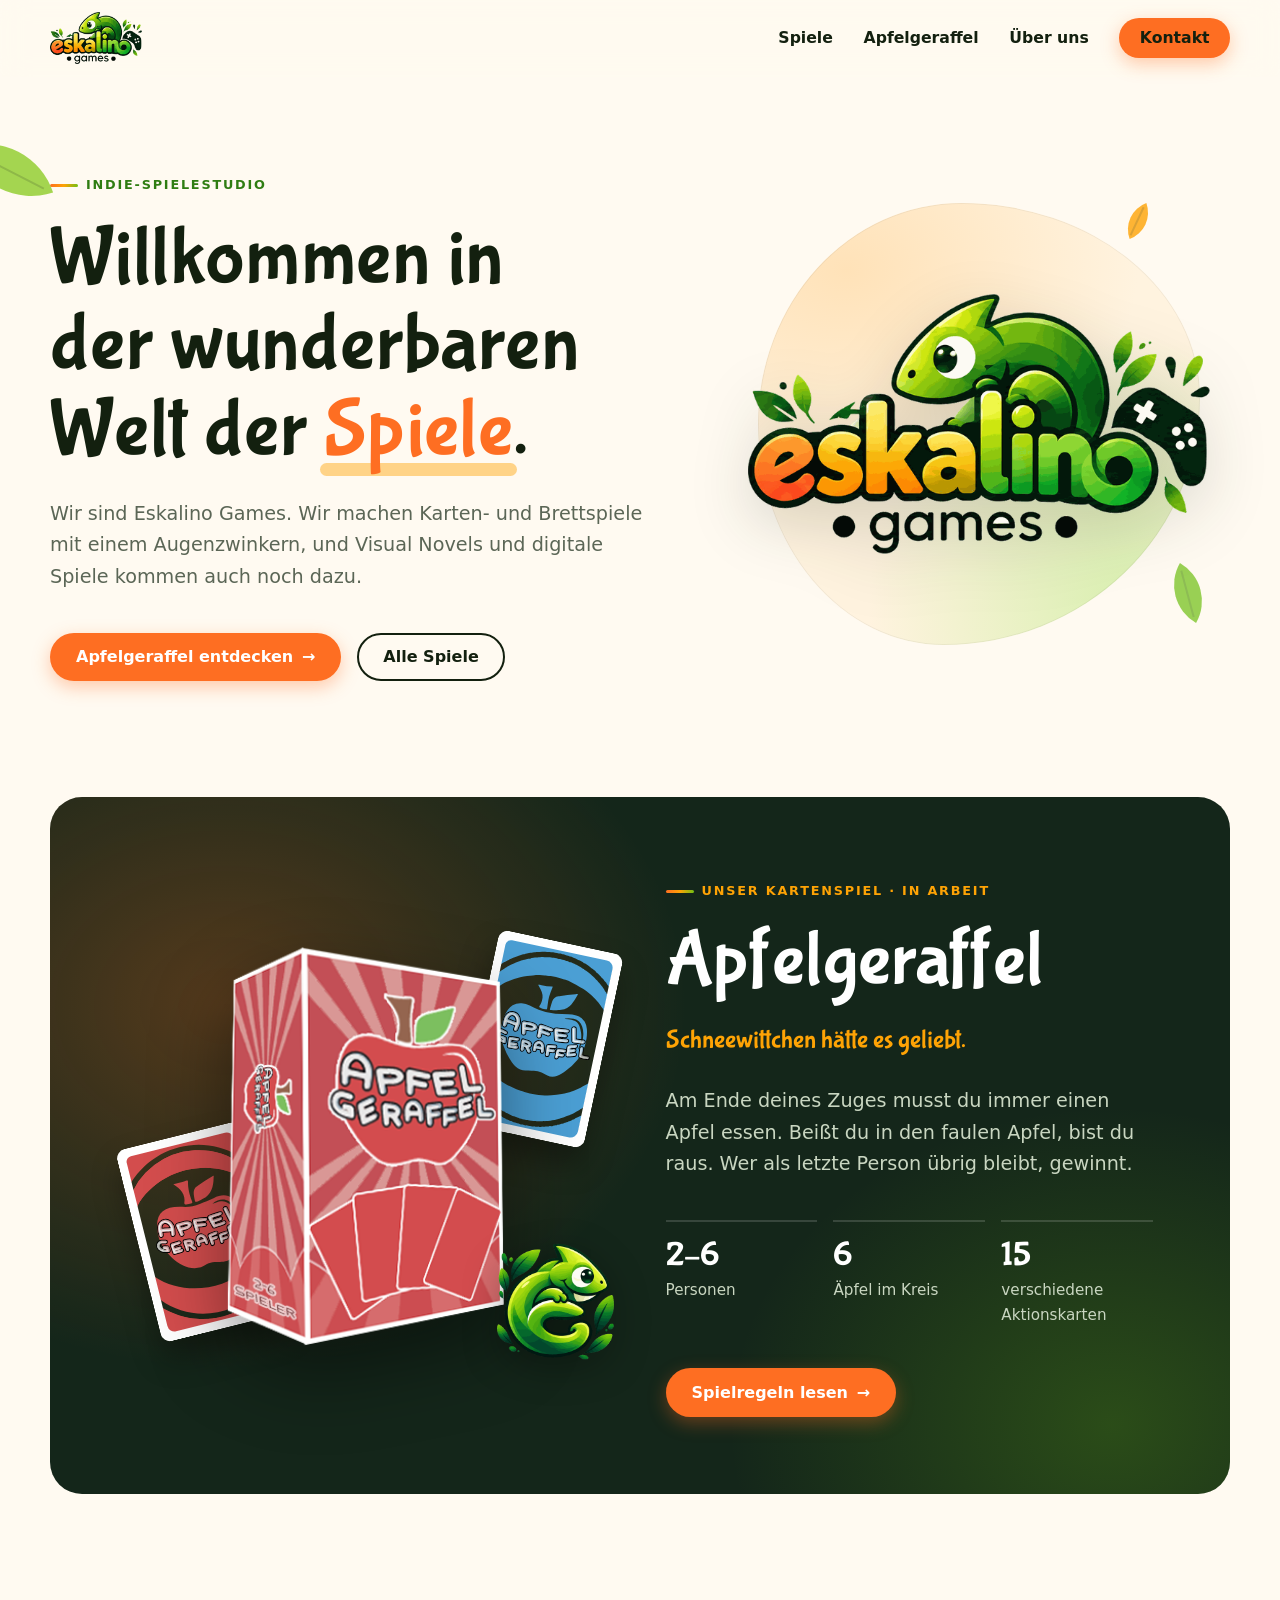
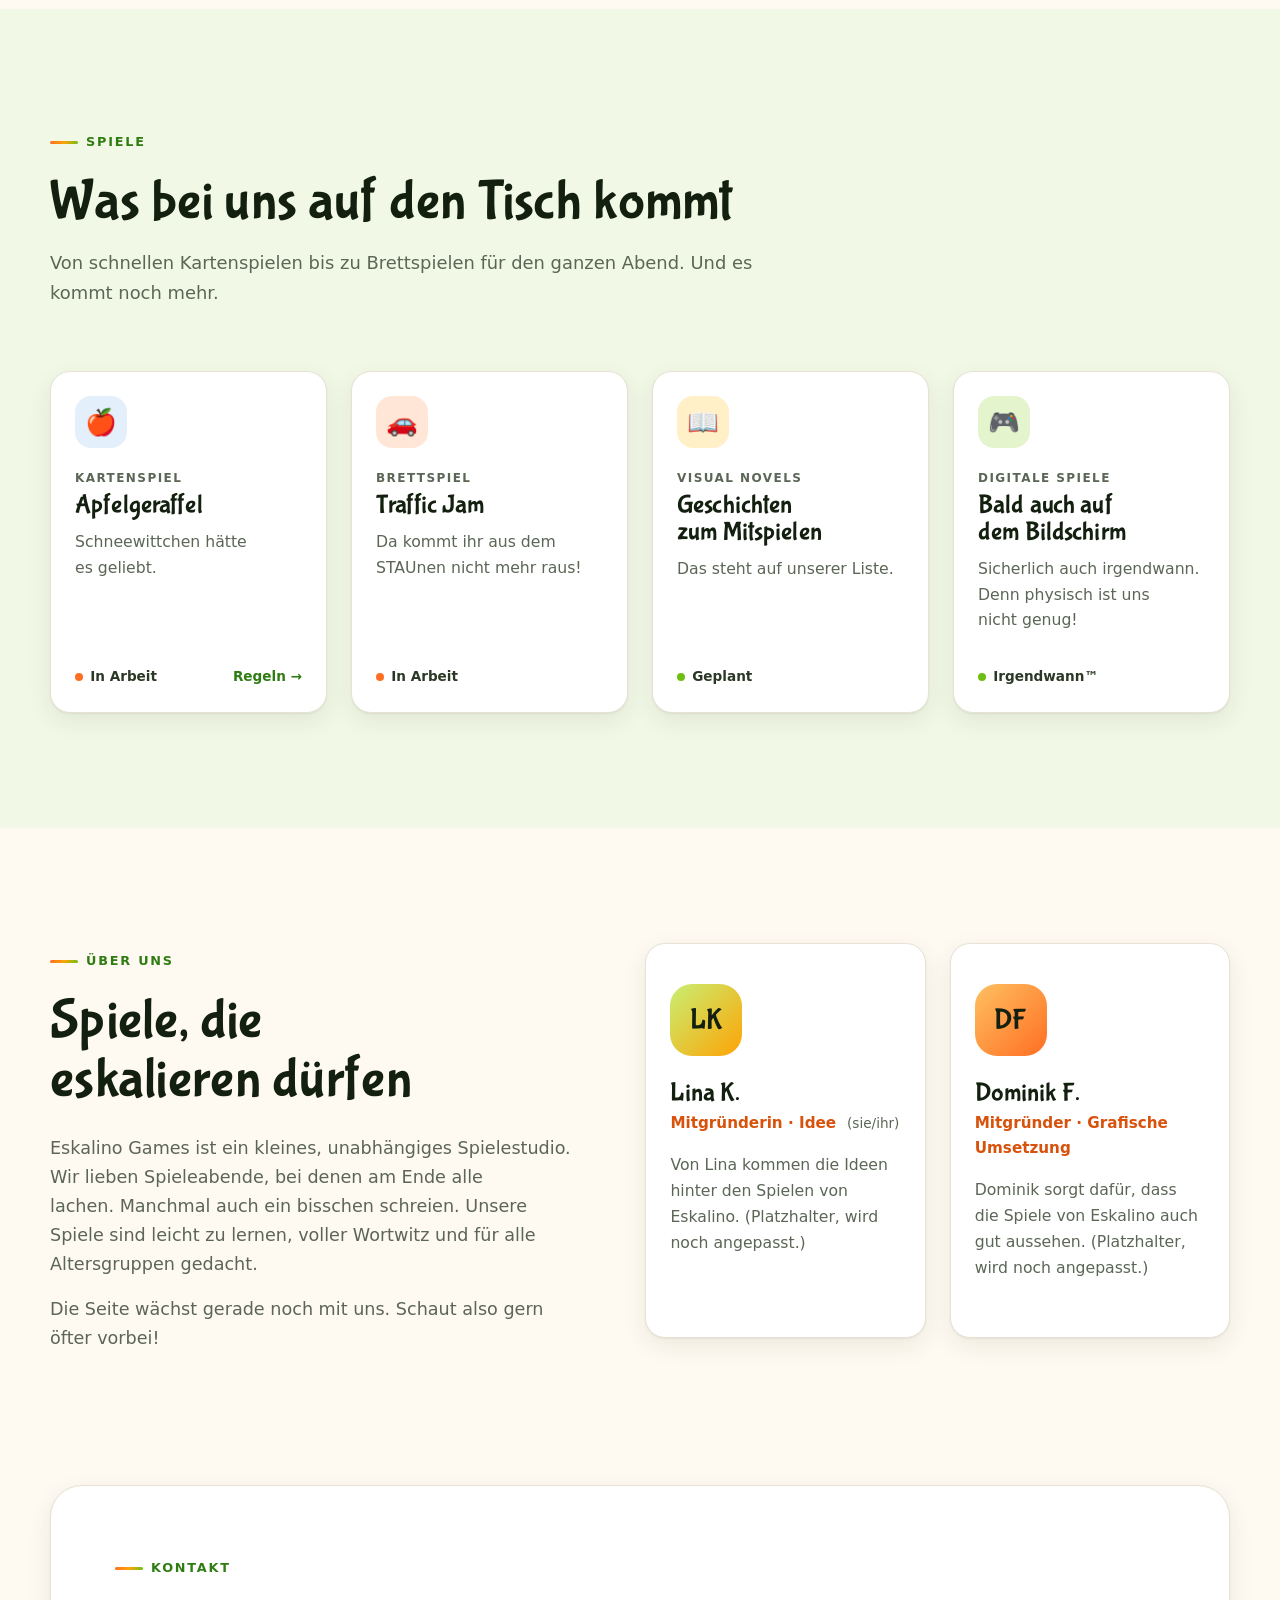
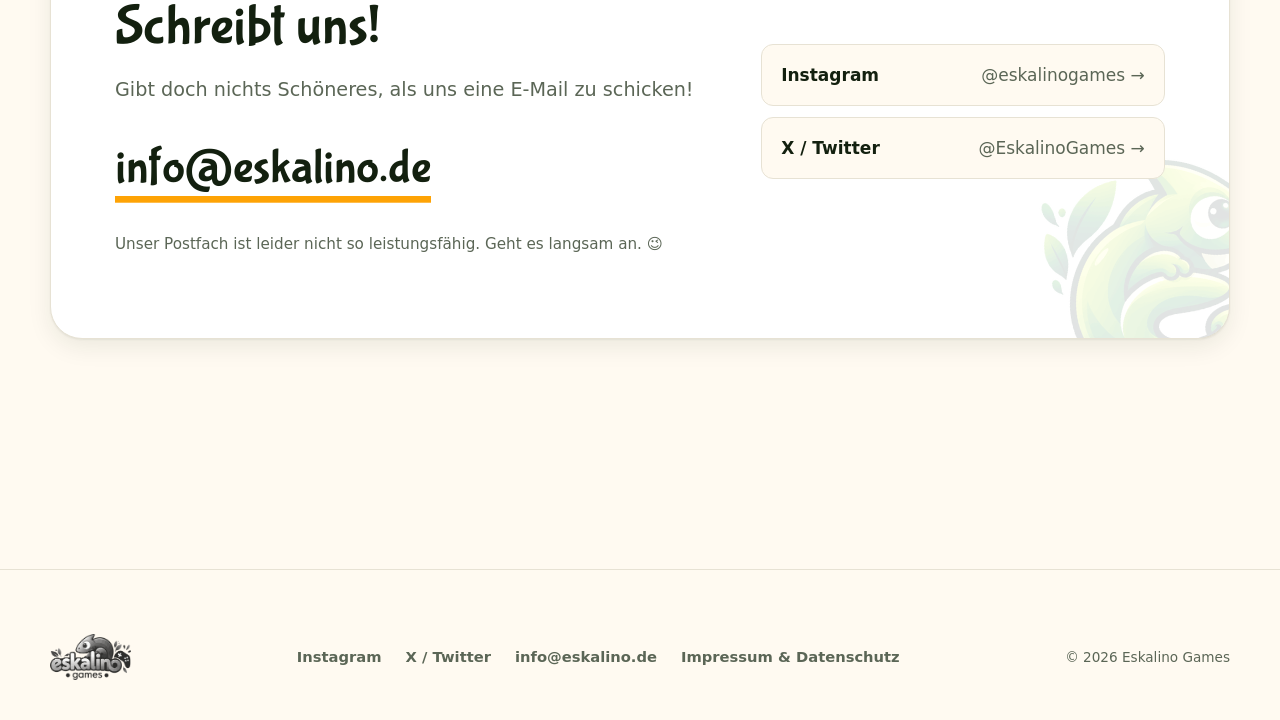
<file: index.html>
<!DOCTYPE html>
<html lang="de">
<head>
  <meta charset="UTF-8">
  <meta name="viewport" content="width=device-width, initial-scale=1">
  <title>Eskalino Games – Indie-Spielestudio für Karten- und Brettspiele</title>
  <meta name="description" content="Eskalino Games macht Karten- und Brettspiele mit Augenzwinkern für alle Altersgruppen. Neu in Arbeit: das Kartenspiel Apfelgeraffel.">
  <meta name="theme-color" content="#fffaf1">
  <link rel="canonical" href="https://eskalino.de/">
  <meta property="og:type" content="website">
  <meta property="og:locale" content="de_DE">
  <meta property="og:site_name" content="Eskalino Games">
  <meta property="og:title" content="Eskalino Games – Indie-Spielestudio für Karten- und Brettspiele">
  <meta property="og:description" content="Eskalino Games macht Karten- und Brettspiele mit Augenzwinkern für alle Altersgruppen. Neu in Arbeit: das Kartenspiel Apfelgeraffel.">
  <meta property="og:url" content="https://eskalino.de/">
  <meta property="og:image" content="https://eskalino.de/img/og-eskalino.jpg">
  <meta property="og:image:width" content="1200">
  <meta property="og:image:height" content="630">
  <meta property="og:image:alt" content="Logo von Eskalino Games: grünes Chamäleon mit Controller">
  <meta name="twitter:card" content="summary_large_image">
  <meta name="twitter:site" content="@EskalinoGames">
  <meta name="twitter:title" content="Eskalino Games – Indie-Spielestudio für Karten- und Brettspiele">
  <meta name="twitter:description" content="Eskalino Games macht Karten- und Brettspiele mit Augenzwinkern für alle Altersgruppen. Neu in Arbeit: das Kartenspiel Apfelgeraffel.">
  <meta name="twitter:image" content="https://eskalino.de/img/og-eskalino.jpg">
  <link rel="icon" type="image/png" sizes="32x32" href="img/favicon-32.png">
  <link rel="apple-touch-icon" href="img/favicon-180.png">
  <link rel="preload" href="fonts/BubblegumSans-Regular.ttf" as="font" type="font/ttf" crossorigin>
  <link rel="stylesheet" href="css/style.css">
  <script type="application/ld+json">
{
    "@context": "https://schema.org",
    "@graph": [
      {
        "@type": "Organization",
        "@id": "https://eskalino.de/#org",
        "name": "Eskalino Games",
        "url": "https://eskalino.de/",
        "logo": "https://eskalino.de/img/logo-eskalino.png",
        "email": "info@eskalino.de",
        "sameAs": [
          "https://www.instagram.com/eskalinogames/",
          "https://x.com/EskalinoGames"
        ]
      },
      {
        "@type": "WebSite",
        "@id": "https://eskalino.de/#website",
        "url": "https://eskalino.de/",
        "name": "Eskalino Games",
        "inLanguage": "de-DE",
        "publisher": {
          "@id": "https://eskalino.de/#org"
        }
      }
    ]
  }
  </script>
</head>
<body>
<a class="skip" href="#main">Zum Inhalt springen</a>
<header class="site-header">
  <div class="wrap">
    <a class="brand" href="index.html" aria-label="Eskalino Games – Startseite"><img src="img/logo-eskalino.png" alt="Eskalino Games" width="640" height="361"></a>
    <button class="menu-toggle" type="button" aria-controls="nav" aria-expanded="false" aria-label="Menü öffnen">☰</button>
    <nav class="nav" id="nav" aria-label="Hauptnavigation">
      <a href="index.html#spiele">Spiele</a>
      <a href="apfelgeraffel.html">Apfelgeraffel</a>
      <a href="index.html#ueber-uns">Über uns</a>
      <a class="btn btn-primary" href="index.html#kontakt">Kontakt</a>
    </nav>
  </div>
</header>
<main id="main">

  <section class="hero">
    <span class="leaf l1 float" aria-hidden="true"></span>
    <span class="leaf l3 float" style="--delay:-3s" aria-hidden="true"></span>
    <div class="wrap">
      <div class="reveal">
        <span class="kicker">Indie-Spielestudio</span>
        <h1>Willkommen in der wunderbaren Welt der <span class="hl">Spiele</span>.</h1>
        <p class="lead">Wir sind Eskalino Games. Wir machen Karten- und Brettspiele mit einem Augenzwinkern, und Visual Novels und digitale Spiele kommen auch noch dazu.</p>
        <div class="actions">
          <a class="btn btn-primary" href="#apfelgeraffel">Apfelgeraffel entdecken <span class="arrow" aria-hidden="true">→</span></a>
          <a class="btn btn-ghost" href="#spiele">Alle Spiele</a>
        </div>
      </div>
      <div class="hero-art">
        <span class="leaf l2 float" style="--delay:-2s;--dur:7s" aria-hidden="true"></span>
        <img class="logo-xl float" style="--dur:7s;--sway:2deg" src="img/logo-eskalino.png" alt="" width="640" height="361">
      </div>
    </div>
  </section>

  <section id="apfelgeraffel" class="section" style="padding-top:0">
    <div class="wrap">
      <div class="feature on-dark reveal">
        <div class="feature-grid">
          <div class="stage">
            <img class="card c1 float" src="img/card-rot.svg" alt="" width="200" height="300" loading="lazy">
            <img class="card c2 float" src="img/card-blau.svg" alt="" width="200" height="300" loading="lazy">
            <img class="box float" style="--dur:8s;--sway:1.5deg" src="img/apfelgeraffel.png" alt="Kartenspiel-Box von Apfelgeraffel" width="342" height="400" loading="lazy">
            <img class="cham float" style="--delay:-1.5s;--dur:5s;--sway:8deg" src="img/chamaeleon.png" alt="" width="360" height="360" loading="lazy">
          </div>
          <div>
            <span class="kicker">Unser Kartenspiel · In Arbeit</span>
            <h2>Apfelgeraffel</h2>
            <p class="tagline">Schneewittchen hätte es geliebt.</p>
            <p class="lead">Am Ende deines Zuges musst du immer einen Apfel essen. Beißt du in den faulen Apfel, bist du raus. Wer als letzte Person übrig bleibt, gewinnt.</p>
            <ul class="facts">
              <li><b>2–6</b> Personen</li>
              <li><b>6</b> Äpfel im Kreis</li>
              <li><b>15</b> verschiedene Aktionskarten</li>
            </ul>
            <div class="actions">
              <a class="btn btn-primary" href="apfelgeraffel.html">Spielregeln lesen <span class="arrow" aria-hidden="true">→</span></a>
            </div>
          </div>
        </div>
      </div>
    </div>
  </section>

  <section id="spiele" class="section mint">
    <div class="wrap">
      <div class="section-head reveal">
        <span class="kicker">Spiele</span>
        <h2>Was bei uns auf den Tisch kommt</h2>
        <p>Von schnellen Kartenspielen bis zu Brettspielen für den ganzen Abend. Und es kommt noch mehr.</p>
      </div>
      <div class="games">
        <article class="game g1 reveal">
          <div class="chip" aria-hidden="true">🍎</div>
          <div class="type">Kartenspiel</div>
          <h3>Apfelgeraffel</h3>
          <p>Schneewittchen hätte es geliebt.</p>
          <div class="status"><span class="dot">In Arbeit</span><a class="more" href="apfelgeraffel.html">Regeln →</a></div>
        </article>
        <article class="game g2 reveal">
          <div class="chip" aria-hidden="true">🚗</div>
          <div class="type">Brettspiel</div>
          <h3>Traffic Jam</h3>
          <p>Da kommt ihr aus dem STAUnen nicht mehr raus!</p>
          <div class="status"><span class="dot">In Arbeit</span></div>
        </article>
        <article class="game g3 reveal">
          <div class="chip" aria-hidden="true">📖</div>
          <div class="type">Visual Novels</div>
          <h3>Geschichten zum Mitspielen</h3>
          <p>Das steht auf unserer Liste.</p>
          <div class="status"><span class="dot">Geplant</span></div>
        </article>
        <article class="game g4 reveal">
          <div class="chip" aria-hidden="true">🎮</div>
          <div class="type">Digitale Spiele</div>
          <h3>Bald auch auf dem Bildschirm</h3>
          <p>Sicherlich auch irgendwann. Denn physisch ist uns nicht genug!</p>
          <div class="status"><span class="dot">Irgendwann™</span></div>
        </article>
      </div>
    </div>
  </section>

  <section id="ueber-uns" class="section">
    <div class="wrap about">
      <div class="text reveal">
        <span class="kicker">Über uns</span>
        <h2>Spiele, die eskalieren dürfen</h2>
        <p style="margin-top:1.5rem">Eskalino Games ist ein kleines, unabhängiges Spielestudio. Wir lieben Spieleabende, bei denen am Ende alle lachen. Manchmal auch ein bisschen schreien. Unsere Spiele sind leicht zu lernen, voller Wortwitz und für alle Altersgruppen gedacht.</p>
        <p>Die Seite wächst gerade noch mit uns. Schaut also gern öfter vorbei!</p>
      </div>
      <div class="team">
        <!-- TEAM: Rollen und Texte hier anpassen -->
        <article class="member reveal">
          <div class="avatar" aria-hidden="true">LK</div>
          <h3>Lina K.</h3>
          <div class="role">Mitgründerin · Idee <span class="pron">(sie/ihr)</span></div>
          <p>Von Lina kommen die Ideen hinter den Spielen von Eskalino. (Platzhalter, wird noch angepasst.)</p>
        </article>
        <article class="member reveal">
          <div class="avatar" aria-hidden="true">DF</div>
          <h3>Dominik F.</h3>
          <div class="role">Mitgründer · Grafische Umsetzung</div>
          <p>Dominik sorgt dafür, dass die Spiele von Eskalino auch gut aussehen. (Platzhalter, wird noch angepasst.)</p>
        </article>
      </div>
    </div>
  </section>

  <section id="kontakt" class="section" style="padding-top:0">
    <div class="wrap">
      <div class="contact-panel reveal">
        <div>
          <span class="kicker">Kontakt</span>
          <h2>Schreibt uns!</h2>
          <p class="lead" style="margin:1rem 0 1.5rem">Gibt doch nichts Schöneres, als uns eine E-Mail zu schicken!</p>
          <a class="mail" href="mailto:info@eskalino.de">info@eskalino.de</a>
          <p class="fineprint">Unser Postfach ist leider nicht so leistungsfähig. Geht es langsam an. 😉</p>
        </div>
        <ul class="socials">
          <li><a href="https://www.instagram.com/eskalinogames/" rel="noopener">Instagram <span>@eskalinogames →</span></a></li>
          <li><a href="https://x.com/EskalinoGames" rel="noopener">X / Twitter <span>@EskalinoGames →</span></a></li>
        </ul>
      </div>
    </div>
  </section>
</main>
<footer class="site-footer">
  <div class="wrap">
    <img src="img/logo-eskalino-grau.png" alt="Eskalino Games" width="400" height="226" loading="lazy">
    <nav aria-label="Fußzeile">
      <a href="https://www.instagram.com/eskalinogames/" rel="noopener">Instagram</a>
      <a href="https://x.com/EskalinoGames" rel="noopener">X / Twitter</a>
      <a href="mailto:info@eskalino.de">info@eskalino.de</a>
      <a href="impressum.html">Impressum &amp; Datenschutz</a>
    </nav>
    <small>© <span data-year>2026</span> Eskalino Games</small>
  </div>
</footer>
<script src="js/main.js" defer></script>
</body>
</html>
</file>
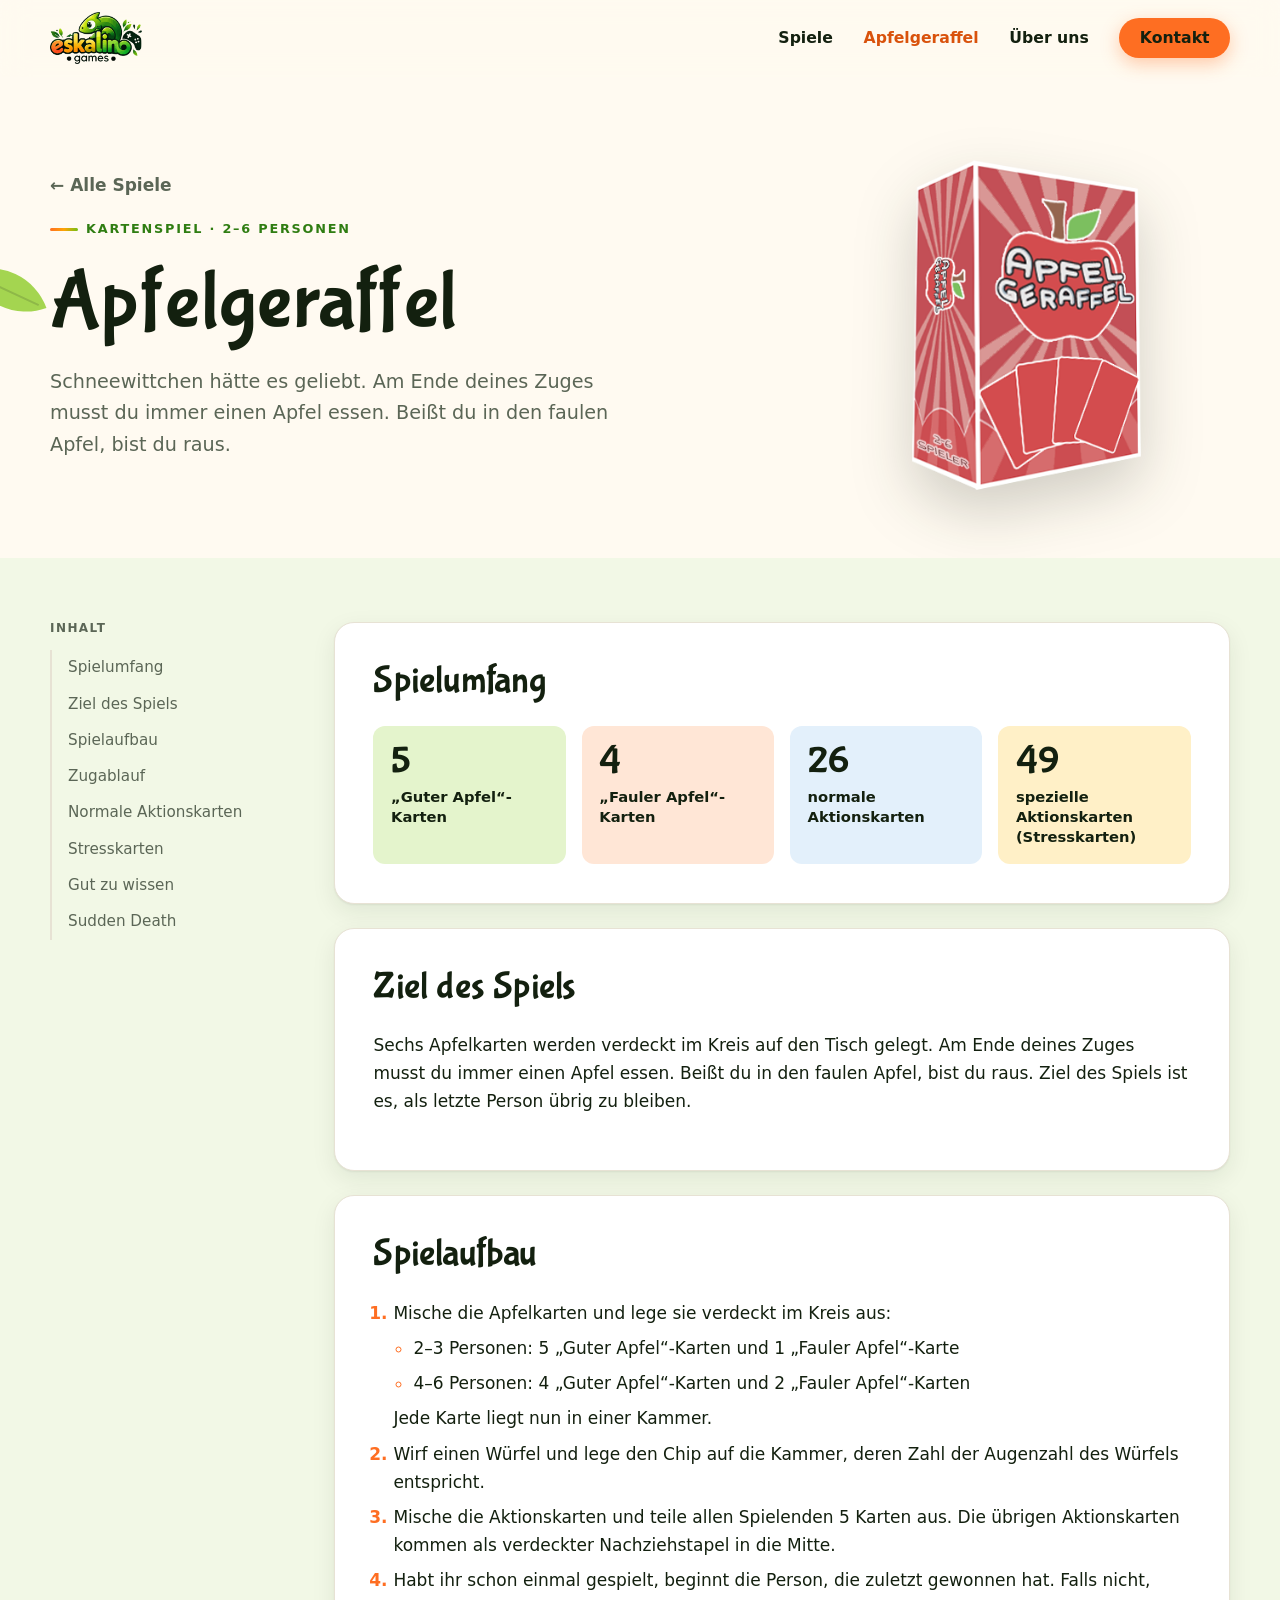
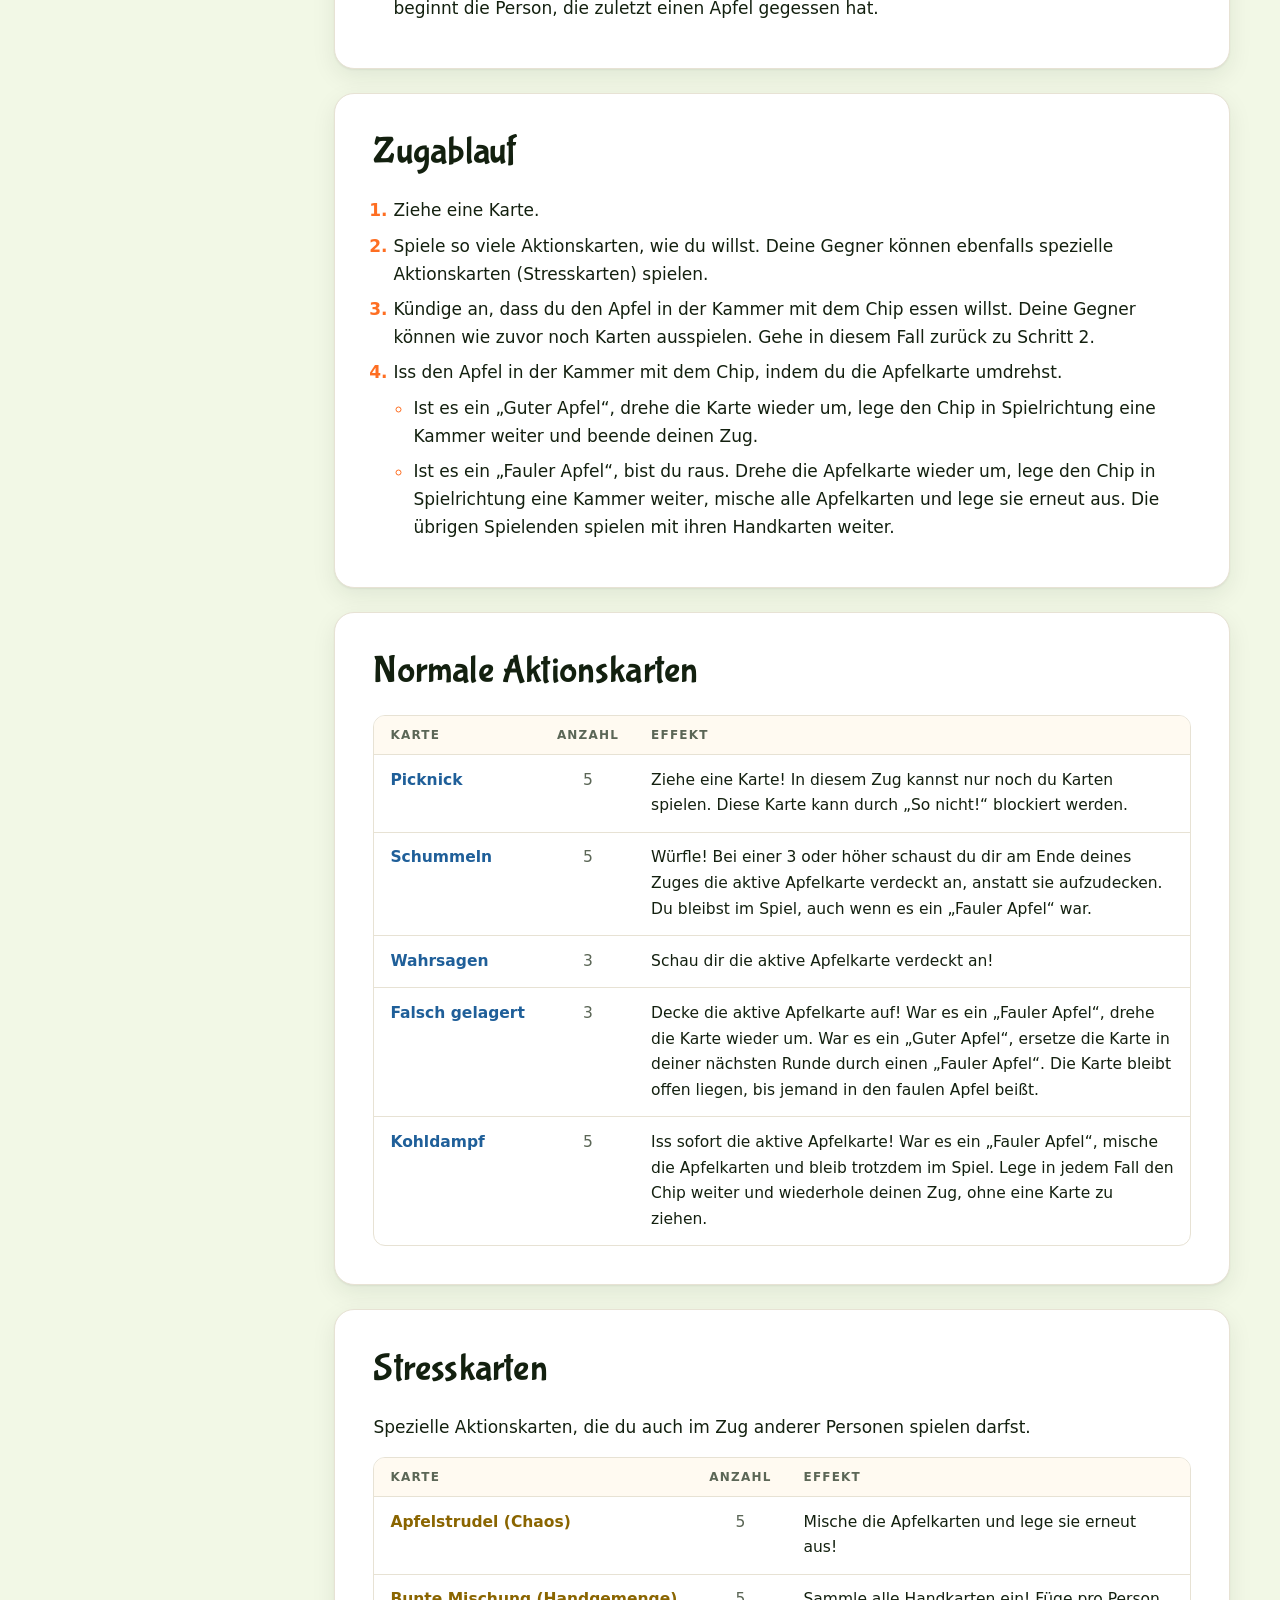
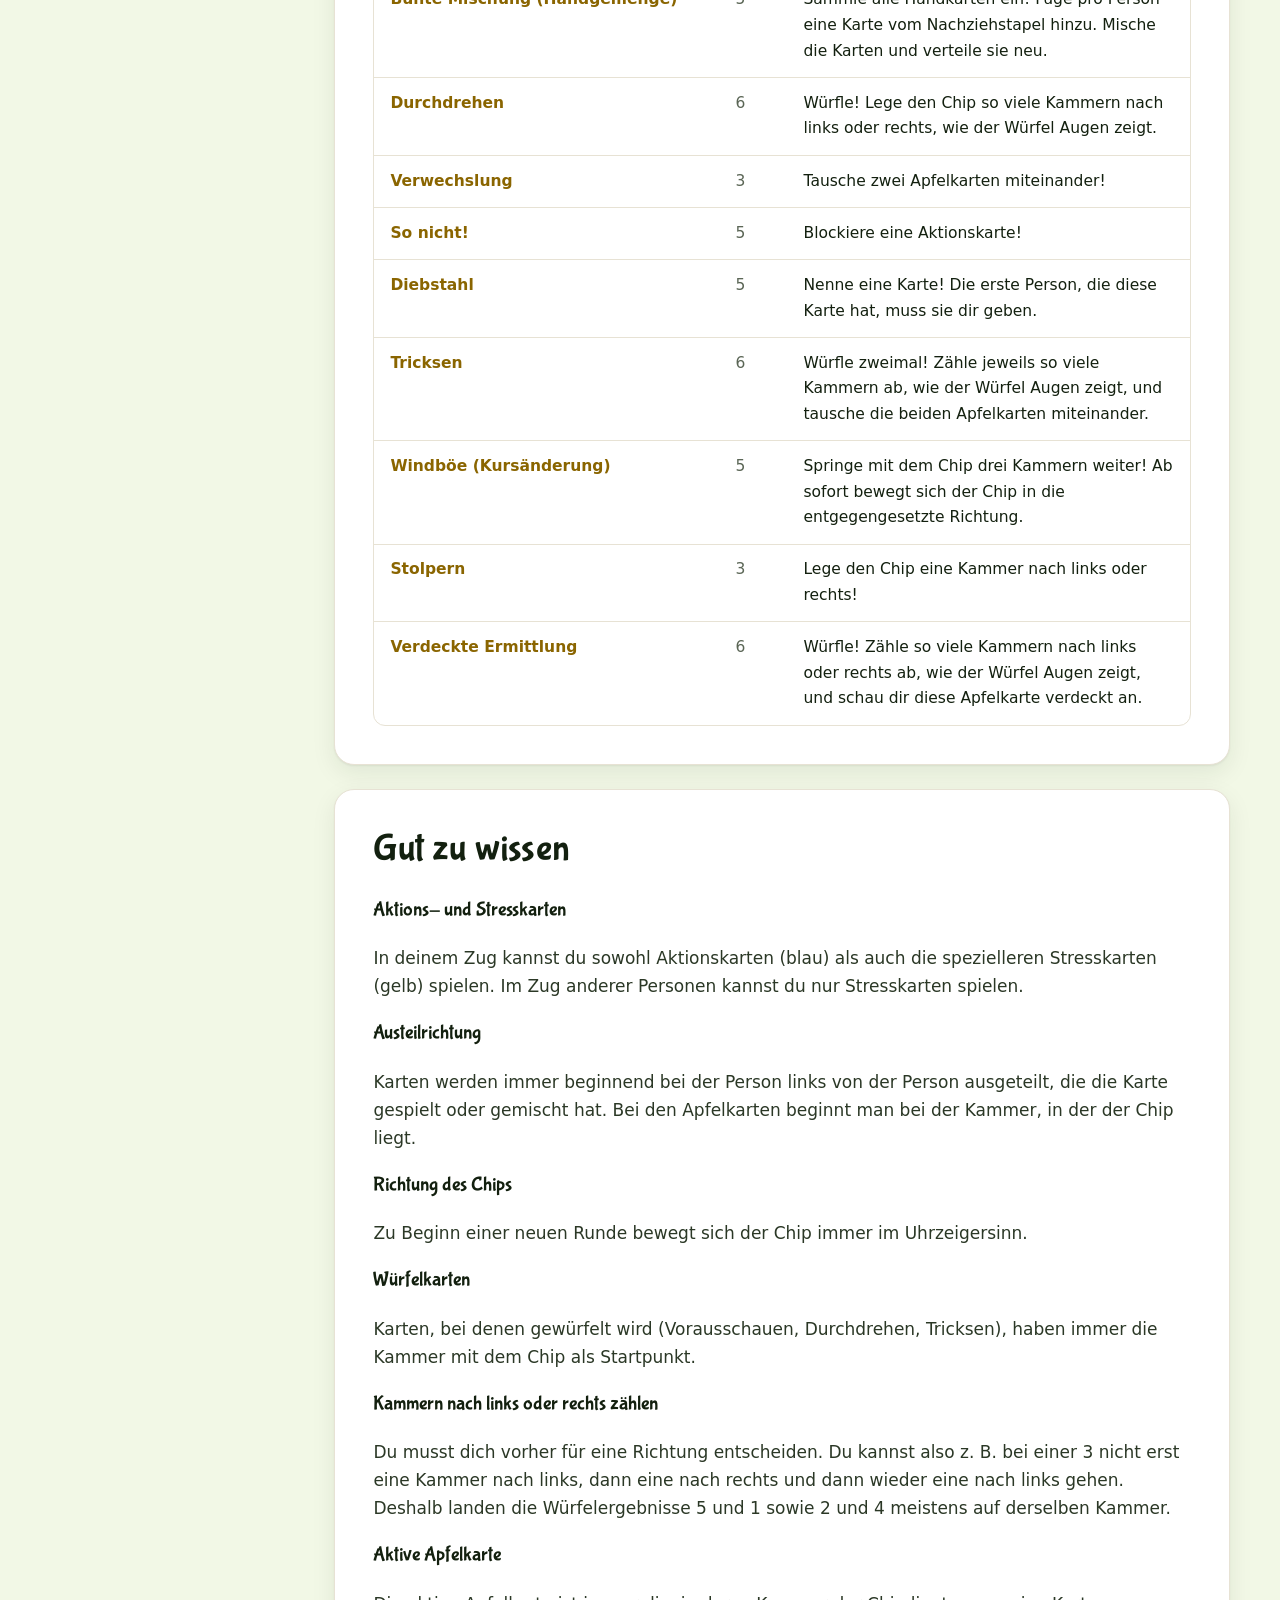
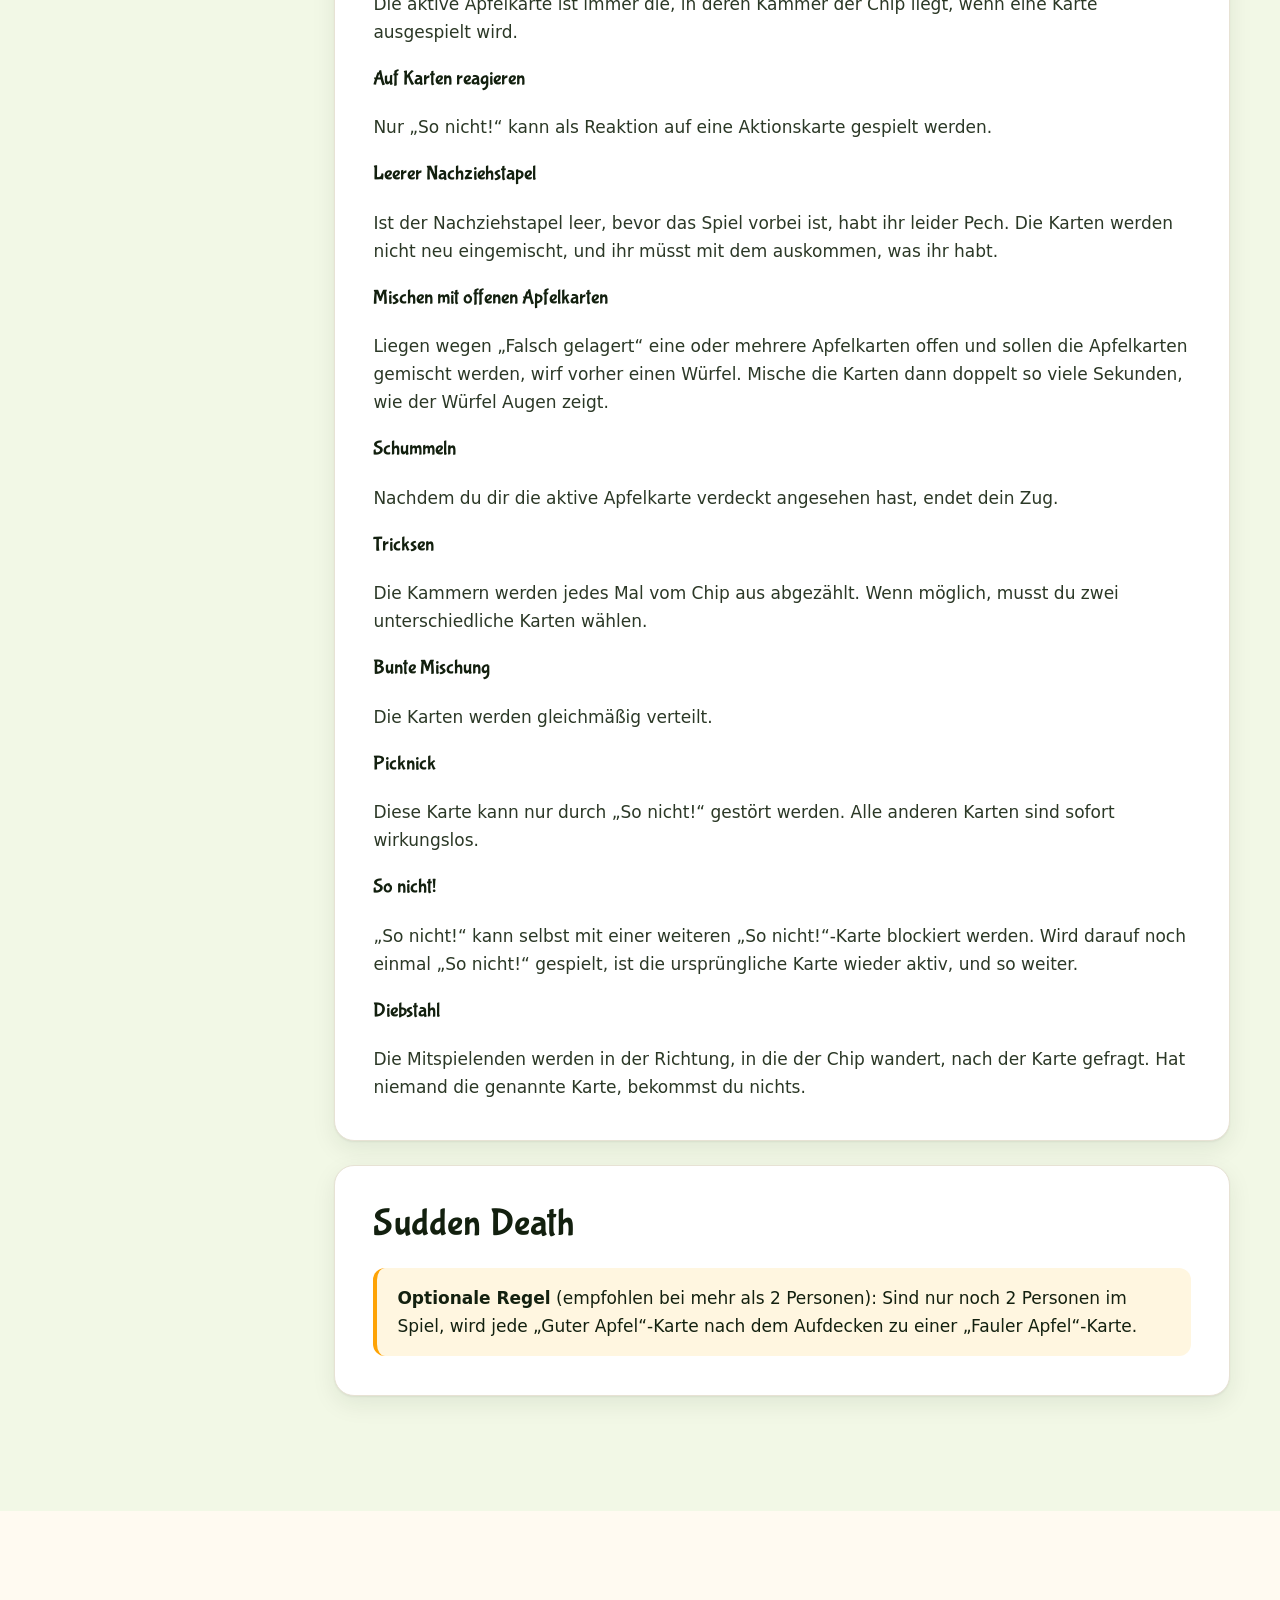
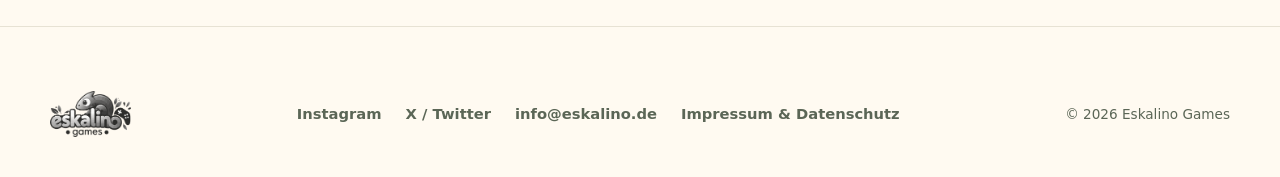
<file: apfelgeraffel.html>
<!DOCTYPE html>
<html lang="de">
<head>
  <meta charset="UTF-8">
  <meta name="viewport" content="width=device-width, initial-scale=1">
  <title>Apfelgeraffel – Spielregeln | Eskalino Games</title>
  <meta name="description" content="Apfelgeraffel, das Kartenspiel von Eskalino Games für 2–6 Personen: Spielaufbau, Zugablauf und alle Aktionskarten im Überblick.">
  <meta name="theme-color" content="#fffaf1">
  <link rel="canonical" href="https://eskalino.de/apfelgeraffel.html">
  <meta property="og:type" content="website">
  <meta property="og:locale" content="de_DE">
  <meta property="og:site_name" content="Eskalino Games">
  <meta property="og:title" content="Apfelgeraffel – Spielregeln | Eskalino Games">
  <meta property="og:description" content="Apfelgeraffel, das Kartenspiel von Eskalino Games für 2–6 Personen: Spielaufbau, Zugablauf und alle Aktionskarten im Überblick.">
  <meta property="og:url" content="https://eskalino.de/apfelgeraffel.html">
  <meta property="og:image" content="https://eskalino.de/img/og-eskalino.jpg">
  <meta property="og:image:width" content="1200">
  <meta property="og:image:height" content="630">
  <meta property="og:image:alt" content="Logo von Eskalino Games: grünes Chamäleon mit Controller">
  <meta name="twitter:card" content="summary_large_image">
  <meta name="twitter:site" content="@EskalinoGames">
  <meta name="twitter:title" content="Apfelgeraffel – Spielregeln | Eskalino Games">
  <meta name="twitter:description" content="Apfelgeraffel, das Kartenspiel von Eskalino Games für 2–6 Personen: Spielaufbau, Zugablauf und alle Aktionskarten im Überblick.">
  <meta name="twitter:image" content="https://eskalino.de/img/og-eskalino.jpg">
  <link rel="icon" type="image/png" sizes="32x32" href="img/favicon-32.png">
  <link rel="apple-touch-icon" href="img/favicon-180.png">
  <link rel="preload" href="fonts/BubblegumSans-Regular.ttf" as="font" type="font/ttf" crossorigin>
  <link rel="stylesheet" href="css/style.css">
  <script type="application/ld+json">
{
    "@context": "https://schema.org",
    "@graph": [
      {
        "@type": "Game",
        "@id": "https://eskalino.de/apfelgeraffel.html#game",
        "name": "Apfelgeraffel",
        "description": "Kartenspiel für 2–6 Personen: Am Ende deines Zuges isst du einen Apfel. Wer in den faulen Apfel beißt, ist raus.",
        "genre": "Kartenspiel",
        "inLanguage": "de",
        "numberOfPlayers": {
          "@type": "QuantitativeValue",
          "minValue": 2,
          "maxValue": 6
        },
        "image": "https://eskalino.de/img/apfelgeraffel.png",
        "url": "https://eskalino.de/apfelgeraffel.html",
        "publisher": {
          "@type": "Organization",
          "@id": "https://eskalino.de/#org",
          "name": "Eskalino Games",
          "url": "https://eskalino.de/",
          "logo": "https://eskalino.de/img/logo-eskalino.png",
          "email": "info@eskalino.de",
          "sameAs": [
            "https://www.instagram.com/eskalinogames/",
            "https://x.com/EskalinoGames"
          ]
        }
      },
      {
        "@type": "BreadcrumbList",
        "itemListElement": [
          {
            "@type": "ListItem",
            "position": 1,
            "name": "Startseite",
            "item": "https://eskalino.de/"
          },
          {
            "@type": "ListItem",
            "position": 2,
            "name": "Apfelgeraffel",
            "item": "https://eskalino.de/apfelgeraffel.html"
          }
        ]
      }
    ]
  }
  </script>
</head>
<body>
<a class="skip" href="#main">Zum Inhalt springen</a>
<header class="site-header">
  <div class="wrap">
    <a class="brand" href="index.html" aria-label="Eskalino Games – Startseite"><img src="img/logo-eskalino.png" alt="Eskalino Games" width="640" height="361"></a>
    <button class="menu-toggle" type="button" aria-controls="nav" aria-expanded="false" aria-label="Menü öffnen">☰</button>
    <nav class="nav" id="nav" aria-label="Hauptnavigation">
      <a href="index.html#spiele">Spiele</a>
      <a href="apfelgeraffel.html" aria-current="page">Apfelgeraffel</a>
      <a href="index.html#ueber-uns">Über uns</a>
      <a class="btn btn-primary" href="index.html#kontakt">Kontakt</a>
    </nav>
  </div>
</header>
<main id="main">
  <section class="page-hero">
    <span class="leaf l1 float" aria-hidden="true" style="position:absolute;--w:60px;--r:-20deg;left:-22px;top:260px;--c:#9bd23f"></span>
    <div class="wrap">
      <div>
        <a class="back" href="index.html#spiele">← Alle Spiele</a>
        <span class="kicker" style="display:flex">Kartenspiel · 2–6 Personen</span>
        <h1>Apfelgeraffel</h1>
        <p class="lead" style="margin-top:1.25rem">Schneewittchen hätte es geliebt. Am Ende deines Zuges musst du immer einen Apfel essen. Beißt du in den faulen Apfel, bist du raus.</p>
      </div>
      <img class="float" style="--dur:8s;--sway:2deg" src="img/apfelgeraffel.png" alt="Kartenspiel-Box von Apfelgeraffel" width="342" height="400">
    </div>
  </section>
  <section class="section mint" style="padding-top:4rem">
    <div class="wrap layout-doc">
      <aside class="toc" aria-label="Inhalt">
        <p>Inhalt</p>
        <ol>
          <li><a href="#spielumfang">Spielumfang</a></li>
          <li><a href="#ziel-des-spiels">Ziel des Spiels</a></li>
          <li><a href="#spielaufbau">Spielaufbau</a></li>
          <li><a href="#zugablauf">Zugablauf</a></li>
          <li><a href="#normale-aktionskarten">Normale Aktionskarten</a></li>
          <li><a href="#stresskarten">Stresskarten</a></li>
          <li><a href="#gut-zu-wissen">Gut zu wissen</a></li>
          <li><a href="#sudden-death">Sudden Death</a></li>
        </ol>
      </aside>
      <div class="rules">

        <article class="rule-card reveal" id="spielumfang">
          <h2>Spielumfang</h2>
          <ul class="stats">
            <li><b>5</b> „Guter Apfel“-Karten</li>
            <li><b>4</b> „Fauler Apfel“-Karten</li>
            <li><b>26</b> normale Aktionskarten</li>
            <li><b>49</b> spezielle Aktionskarten (Stresskarten)</li>
          </ul>
        </article>

        <article class="rule-card reveal" id="ziel-des-spiels">
          <h2>Ziel des Spiels</h2>
          <p>Sechs Apfelkarten werden verdeckt im Kreis auf den Tisch gelegt. Am Ende deines Zuges musst du immer einen Apfel essen. Beißt du in den faulen Apfel, bist du raus. Ziel des Spiels ist es, als letzte Person übrig zu bleiben.</p>
        </article>

        <article class="rule-card reveal" id="spielaufbau">
          <h2>Spielaufbau</h2>
          <ol>
            <li>Mische die Apfelkarten und lege sie verdeckt im Kreis aus:
              <ul>
                <li>2–3 Personen: 5 „Guter Apfel“-Karten und 1 „Fauler Apfel“-Karte</li>
                <li>4–6 Personen: 4 „Guter Apfel“-Karten und 2 „Fauler Apfel“-Karten</li>
              </ul>
              Jede Karte liegt nun in einer Kammer.</li>
            <li>Wirf einen Würfel und lege den Chip auf die Kammer, deren Zahl der Augenzahl des Würfels entspricht.</li>
            <li>Mische die Aktionskarten und teile allen Spielenden 5 Karten aus. Die übrigen Aktionskarten kommen als verdeckter Nachziehstapel in die Mitte.</li>
            <li>Habt ihr schon einmal gespielt, beginnt die Person, die zuletzt gewonnen hat. Falls nicht, beginnt die Person, die zuletzt einen Apfel gegessen hat.</li>
          </ol>
        </article>

        <article class="rule-card reveal" id="zugablauf">
          <h2>Zugablauf</h2>
          <ol>
            <li>Ziehe eine Karte.</li>
            <li>Spiele so viele Aktionskarten, wie du willst. Deine Gegner können ebenfalls spezielle Aktionskarten (Stresskarten) spielen.</li>
            <li>Kündige an, dass du den Apfel in der Kammer mit dem Chip essen willst. Deine Gegner können wie zuvor noch Karten ausspielen. Gehe in diesem Fall zurück zu Schritt&nbsp;2.</li>
            <li>Iss den Apfel in der Kammer mit dem Chip, indem du die Apfelkarte umdrehst.
              <ul>
                <li>Ist es ein „Guter Apfel“, drehe die Karte wieder um, lege den Chip in Spielrichtung eine Kammer weiter und beende deinen Zug.</li>
                <li>Ist es ein „Fauler Apfel“, bist du raus. Drehe die Apfelkarte wieder um, lege den Chip in Spielrichtung eine Kammer weiter, mische alle Apfelkarten und lege sie erneut aus. Die übrigen Spielenden spielen mit ihren Handkarten weiter.</li>
              </ul>
            </li>
          </ol>
        </article>

        <article class="rule-card reveal" id="normale-aktionskarten">
          <h2>Normale Aktionskarten</h2>
          <div class="table-wrap"><table class="cards-table blue">
            <thead><tr><th scope="col">Karte</th><th scope="col">Anzahl</th><th scope="col">Effekt</th></tr></thead>
            <tbody>
              <tr><td>Picknick</td><td>5</td><td>Ziehe eine Karte! In diesem Zug kannst nur noch du Karten spielen. Diese Karte kann durch „So nicht!“ blockiert werden.</td></tr>
              <tr><td>Schummeln</td><td>5</td><td>Würfle! Bei einer 3 oder höher schaust du dir am Ende deines Zuges die aktive Apfelkarte verdeckt an, anstatt sie aufzudecken. Du bleibst im Spiel, auch wenn es ein „Fauler Apfel“ war.</td></tr>
              <tr><td>Wahrsagen</td><td>3</td><td>Schau dir die aktive Apfelkarte verdeckt an!</td></tr>
              <tr><td>Falsch gelagert</td><td>3</td><td>Decke die aktive Apfelkarte auf! War es ein „Fauler Apfel“, drehe die Karte wieder um. War es ein „Guter Apfel“, ersetze die Karte in deiner nächsten Runde durch einen „Fauler Apfel“. Die Karte bleibt offen liegen, bis jemand in den faulen Apfel beißt.</td></tr>
              <tr><td>Kohldampf</td><td>5</td><td>Iss sofort die aktive Apfelkarte! War es ein „Fauler Apfel“, mische die Apfelkarten und bleib trotzdem im Spiel. Lege in jedem Fall den Chip weiter und wiederhole deinen Zug, ohne eine Karte zu ziehen.</td></tr>
            </tbody>
          </table></div>
        </article>

        <article class="rule-card reveal" id="stresskarten">
          <h2>Stresskarten</h2>
          <p>Spezielle Aktionskarten, die du auch im Zug anderer Personen spielen darfst.</p>
          <div class="table-wrap"><table class="cards-table yellow">
            <thead><tr><th scope="col">Karte</th><th scope="col">Anzahl</th><th scope="col">Effekt</th></tr></thead>
            <tbody>
              <tr><td>Apfelstrudel (Chaos)</td><td>5</td><td>Mische die Apfelkarten und lege sie erneut aus!</td></tr>
              <tr><td>Bunte Mischung (Handgemenge)</td><td>5</td><td>Sammle alle Handkarten ein! Füge pro Person eine Karte vom Nachziehstapel hinzu. Mische die Karten und verteile sie neu.</td></tr>
              <tr><td>Durchdrehen</td><td>6</td><td>Würfle! Lege den Chip so viele Kammern nach links oder rechts, wie der Würfel Augen zeigt.</td></tr>
              <tr><td>Verwechslung</td><td>3</td><td>Tausche zwei Apfelkarten miteinander!</td></tr>
              <tr><td>So nicht!</td><td>5</td><td>Blockiere eine Aktionskarte!</td></tr>
              <tr><td>Diebstahl</td><td>5</td><td>Nenne eine Karte! Die erste Person, die diese Karte hat, muss sie dir geben.</td></tr>
              <tr><td>Tricksen</td><td>6</td><td>Würfle zweimal! Zähle jeweils so viele Kammern ab, wie der Würfel Augen zeigt, und tausche die beiden Apfelkarten miteinander.</td></tr>
              <tr><td>Windböe (Kursänderung)</td><td>5</td><td>Springe mit dem Chip drei Kammern weiter! Ab sofort bewegt sich der Chip in die entgegengesetzte Richtung.</td></tr>
              <tr><td>Stolpern</td><td>3</td><td>Lege den Chip eine Kammer nach links oder rechts!</td></tr>
              <tr><td>Verdeckte Ermittlung</td><td>6</td><td>Würfle! Zähle so viele Kammern nach links oder rechts ab, wie der Würfel Augen zeigt, und schau dir diese Apfelkarte verdeckt an.</td></tr>
            </tbody>
          </table></div>
        </article>

        <article class="rule-card reveal" id="gut-zu-wissen">
          <h2>Gut zu wissen</h2>
          <dl>
            <dt>Aktions- und Stresskarten</dt>
            <dd>In deinem Zug kannst du sowohl Aktionskarten (blau) als auch die spezielleren Stresskarten (gelb) spielen. Im Zug anderer Personen kannst du nur Stresskarten spielen.</dd>
            <dt>Austeilrichtung</dt>
            <dd>Karten werden immer beginnend bei der Person links von der Person ausgeteilt, die die Karte gespielt oder gemischt hat. Bei den Apfelkarten beginnt man bei der Kammer, in der der Chip liegt.</dd>
            <dt>Richtung des Chips</dt>
            <dd>Zu Beginn einer neuen Runde bewegt sich der Chip immer im Uhrzeigersinn.</dd>
            <dt>Würfelkarten</dt>
            <dd>Karten, bei denen gewürfelt wird (Vorausschauen, Durchdrehen, Tricksen), haben immer die Kammer mit dem Chip als Startpunkt.</dd>
            <dt>Kammern nach links oder rechts zählen</dt>
            <dd>Du musst dich vorher für eine Richtung entscheiden. Du kannst also z.&nbsp;B. bei einer 3 nicht erst eine Kammer nach links, dann eine nach rechts und dann wieder eine nach links gehen. Deshalb landen die Würfelergebnisse 5 und 1 sowie 2 und 4 meistens auf derselben Kammer.</dd>
            <dt>Aktive Apfelkarte</dt>
            <dd>Die aktive Apfelkarte ist immer die, in deren Kammer der Chip liegt, wenn eine Karte ausgespielt wird.</dd>
            <dt>Auf Karten reagieren</dt>
            <dd>Nur „So nicht!“ kann als Reaktion auf eine Aktionskarte gespielt werden.</dd>
            <dt>Leerer Nachziehstapel</dt>
            <dd>Ist der Nachziehstapel leer, bevor das Spiel vorbei ist, habt ihr leider Pech. Die Karten werden nicht neu eingemischt, und ihr müsst mit dem auskommen, was ihr habt.</dd>
            <dt>Mischen mit offenen Apfelkarten</dt>
            <dd>Liegen wegen „Falsch gelagert“ eine oder mehrere Apfelkarten offen und sollen die Apfelkarten gemischt werden, wirf vorher einen Würfel. Mische die Karten dann doppelt so viele Sekunden, wie der Würfel Augen zeigt.</dd>
            <dt>Schummeln</dt>
            <dd>Nachdem du dir die aktive Apfelkarte verdeckt angesehen hast, endet dein Zug.</dd>
            <dt>Tricksen</dt>
            <dd>Die Kammern werden jedes Mal vom Chip aus abgezählt. Wenn möglich, musst du zwei unterschiedliche Karten wählen.</dd>
            <dt>Bunte Mischung</dt>
            <dd>Die Karten werden gleichmäßig verteilt.</dd>
            <dt>Picknick</dt>
            <dd>Diese Karte kann nur durch „So nicht!“ gestört werden. Alle anderen Karten sind sofort wirkungslos.</dd>
            <dt>So nicht!</dt>
            <dd>„So nicht!“ kann selbst mit einer weiteren „So nicht!“-Karte blockiert werden. Wird darauf noch einmal „So nicht!“ gespielt, ist die ursprüngliche Karte wieder aktiv, und so weiter.</dd>
            <dt>Diebstahl</dt>
            <dd>Die Mitspielenden werden in der Richtung, in die der Chip wandert, nach der Karte gefragt. Hat niemand die genannte Karte, bekommst du nichts.</dd>
          </dl>
        </article>

        <article class="rule-card reveal" id="sudden-death">
          <h2>Sudden Death</h2>
          <p class="note-box"><strong>Optionale Regel</strong> (empfohlen bei mehr als 2 Personen): Sind nur noch 2 Personen im Spiel, wird jede „Guter Apfel“-Karte nach dem Aufdecken zu einer „Fauler Apfel“-Karte.</p>
        </article>

      </div>
    </div>
  </section>
</main>
<footer class="site-footer">
  <div class="wrap">
    <img src="img/logo-eskalino-grau.png" alt="Eskalino Games" width="400" height="226" loading="lazy">
    <nav aria-label="Fußzeile">
      <a href="https://www.instagram.com/eskalinogames/" rel="noopener">Instagram</a>
      <a href="https://x.com/EskalinoGames" rel="noopener">X / Twitter</a>
      <a href="mailto:info@eskalino.de">info@eskalino.de</a>
      <a href="impressum.html">Impressum &amp; Datenschutz</a>
    </nav>
    <small>© <span data-year>2026</span> Eskalino Games</small>
  </div>
</footer>
<script src="js/main.js" defer></script>
</body>
</html>
</file>
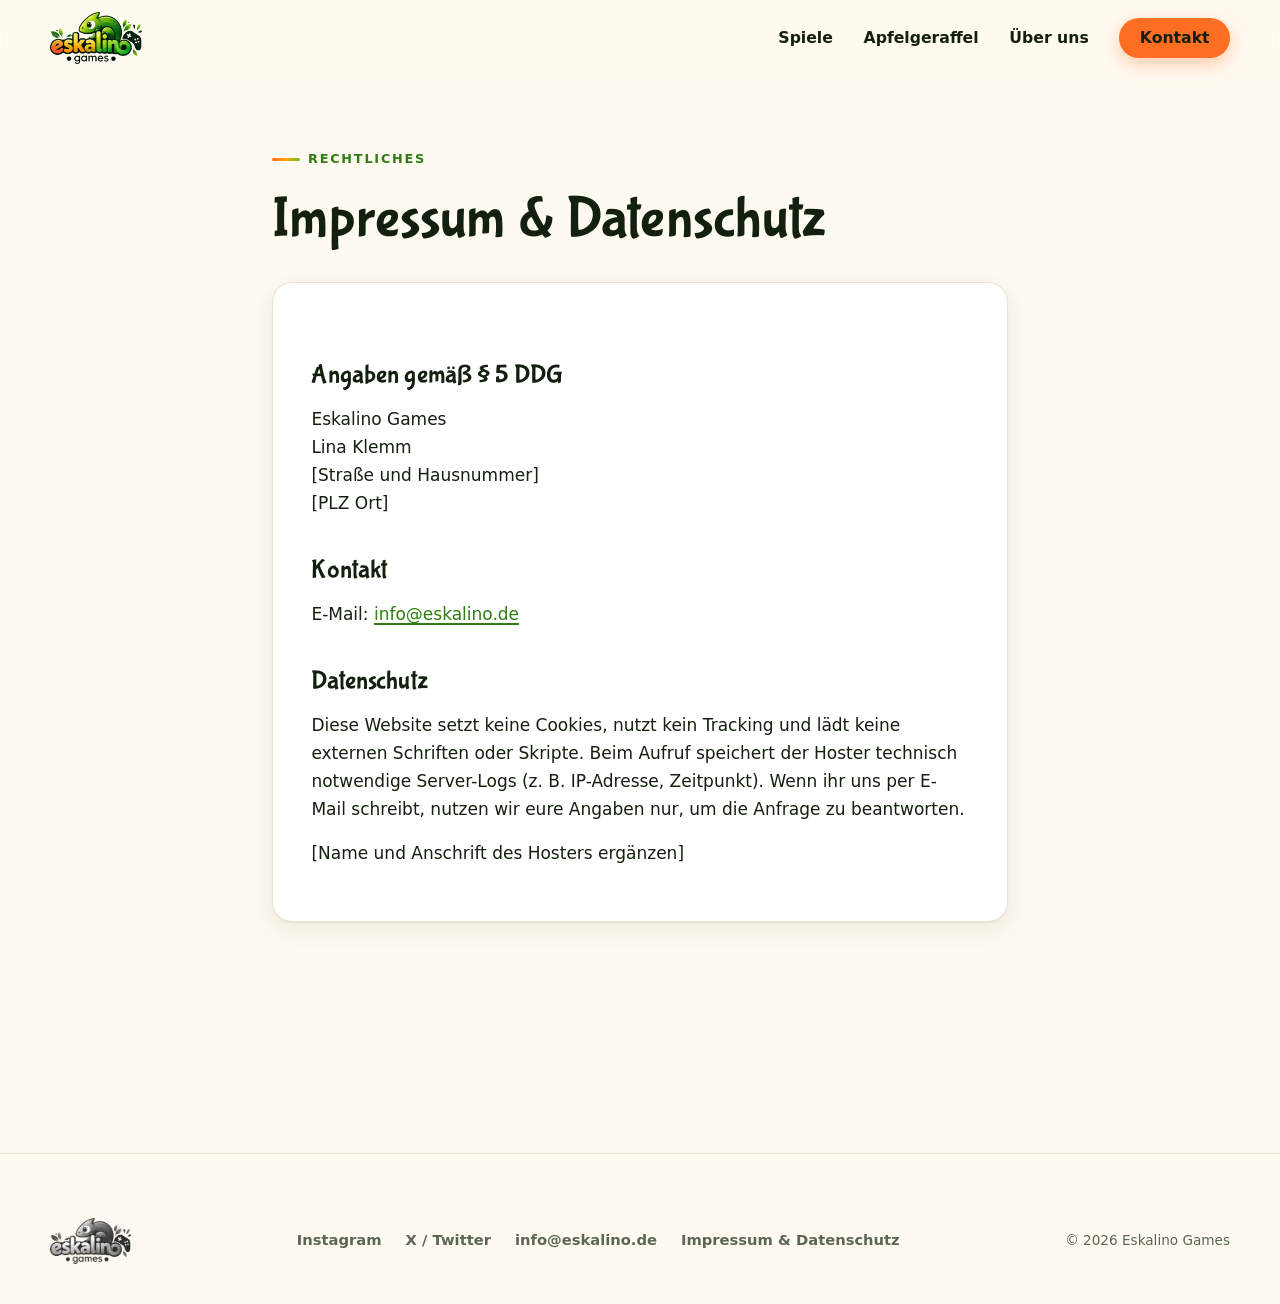
<file: impressum.html>
<!DOCTYPE html>
<html lang="de">
<head>
  <meta charset="UTF-8">
  <meta name="viewport" content="width=device-width, initial-scale=1">
  <title>Impressum & Datenschutz | Eskalino Games</title>
  <meta name="description" content="Impressum und Datenschutzhinweise von Eskalino Games.">
  <meta name="theme-color" content="#fffaf1">
  <link rel="canonical" href="https://eskalino.de/impressum.html">
  <meta property="og:type" content="website">
  <meta property="og:locale" content="de_DE">
  <meta property="og:site_name" content="Eskalino Games">
  <meta property="og:title" content="Impressum & Datenschutz | Eskalino Games">
  <meta property="og:description" content="Impressum und Datenschutzhinweise von Eskalino Games.">
  <meta property="og:url" content="https://eskalino.de/impressum.html">
  <meta property="og:image" content="https://eskalino.de/img/og-eskalino.jpg">
  <meta property="og:image:width" content="1200">
  <meta property="og:image:height" content="630">
  <meta property="og:image:alt" content="Logo von Eskalino Games: grünes Chamäleon mit Controller">
  <meta name="twitter:card" content="summary_large_image">
  <meta name="twitter:site" content="@EskalinoGames">
  <meta name="twitter:title" content="Impressum & Datenschutz | Eskalino Games">
  <meta name="twitter:description" content="Impressum und Datenschutzhinweise von Eskalino Games.">
  <meta name="twitter:image" content="https://eskalino.de/img/og-eskalino.jpg">
  <link rel="icon" type="image/png" sizes="32x32" href="img/favicon-32.png">
  <link rel="apple-touch-icon" href="img/favicon-180.png">
  <link rel="preload" href="fonts/BubblegumSans-Regular.ttf" as="font" type="font/ttf" crossorigin>
  <link rel="stylesheet" href="css/style.css">
</head>
<body>
<a class="skip" href="#main">Zum Inhalt springen</a>
<header class="site-header">
  <div class="wrap">
    <a class="brand" href="index.html" aria-label="Eskalino Games – Startseite"><img src="img/logo-eskalino.png" alt="Eskalino Games" width="640" height="361"></a>
    <button class="menu-toggle" type="button" aria-controls="nav" aria-expanded="false" aria-label="Menü öffnen">☰</button>
    <nav class="nav" id="nav" aria-label="Hauptnavigation">
      <a href="index.html#spiele">Spiele</a>
      <a href="apfelgeraffel.html">Apfelgeraffel</a>
      <a href="index.html#ueber-uns">Über uns</a>
      <a class="btn btn-primary" href="index.html#kontakt">Kontakt</a>
    </nav>
  </div>
</header>
<main id="main" class="section" style="padding-top:4rem">
  <div class="wrap prose">
    <span class="kicker">Rechtliches</span>
    <h1 style="font-size:clamp(2.4rem,5vw,3.6rem);margin-bottom:2rem">Impressum &amp; Datenschutz</h1>
    <div class="box">
      <!-- PLATZHALTER: vor Veröffentlichung mit echten Angaben füllen (§ 5 DDG) -->
      <h2>Angaben gemäß § 5 DDG</h2>
      <p>Eskalino Games<br>Lina Klemm<br>[Straße und Hausnummer]<br>[PLZ Ort]</p>
      <h2>Kontakt</h2>
      <p>E-Mail: <a href="mailto:info@eskalino.de">info@eskalino.de</a></p>
      <h2>Datenschutz</h2>
      <p>Diese Website setzt keine Cookies, nutzt kein Tracking und lädt keine externen Schriften oder Skripte. Beim Aufruf speichert der Hoster technisch notwendige Server-Logs (z.&nbsp;B. IP-Adresse, Zeitpunkt). Wenn ihr uns per E-Mail schreibt, nutzen wir eure Angaben nur, um die Anfrage zu beantworten.</p>
      <p>[Name und Anschrift des Hosters ergänzen]</p>
    </div>
  </div>
</main>
<footer class="site-footer">
  <div class="wrap">
    <img src="img/logo-eskalino-grau.png" alt="Eskalino Games" width="400" height="226" loading="lazy">
    <nav aria-label="Fußzeile">
      <a href="https://www.instagram.com/eskalinogames/" rel="noopener">Instagram</a>
      <a href="https://x.com/EskalinoGames" rel="noopener">X / Twitter</a>
      <a href="mailto:info@eskalino.de">info@eskalino.de</a>
      <a href="impressum.html">Impressum &amp; Datenschutz</a>
    </nav>
    <small>© <span data-year>2026</span> Eskalino Games</small>
  </div>
</footer>
<script src="js/main.js" defer></script>
</body>
</html>
</file>
<file: css/style.css>
/* ==========================================================================
   Eskalino Games – Stylesheet
   Marke: Orange #fe6e22 · Amber #fea305 · Lime #6fbf13 · Tinte #13200f
   ========================================================================== */
@font-face{font-family:"Bubblegum Sans";src:url(../fonts/BubblegumSans-Regular.ttf) format("truetype");font-display:swap}

:root{
  --ink:#13200f; --ink-2:#2b3826; --muted:#5b6656;
  --cream:#fffaf1; --paper:#fff; --mint:#f2f8e6; --line:#e7e2d4;
  --orange:#fe6e22; --orange-d:#d9520c; --amber:#fea305; --lime:#6fbf13; --green:#2f7d12; --forest:#14261a;
  --blue:#3b8fd0;
  --brand:linear-gradient(100deg,var(--orange) 0%,var(--amber) 50%,var(--lime) 100%);
  --display:"Bubblegum Sans","Trebuchet MS",system-ui,sans-serif;
  --body:ui-sans-serif,system-ui,-apple-system,"Segoe UI",Roboto,"Helvetica Neue",Arial,sans-serif;
  --r-sm:12px; --r:20px; --r-lg:32px;
  --shadow:0 1px 2px rgba(19,32,15,.06),0 8px 24px rgba(19,32,15,.08);
  --shadow-lg:0 2px 4px rgba(19,32,15,.06),0 24px 60px rgba(19,32,15,.14);
  --max:1180px; --gutter:clamp(1.25rem,4vw,2.5rem);
  --s1:.5rem; --s2:1rem; --s3:1.5rem; --s4:2.5rem; --s5:4rem; --s6:clamp(4.5rem,9vw,8rem);
}
*,*::before,*::after{box-sizing:border-box}
html{scroll-behavior:smooth;-webkit-text-size-adjust:100%}
body{margin:0;font:400 1.0625rem/1.65 var(--body);color:var(--ink);background:var(--cream);-webkit-font-smoothing:antialiased;text-rendering:optimizeLegibility}
img,svg{display:block;max-width:100%;height:auto}
a{color:var(--green);text-underline-offset:.2em;text-decoration-thickness:2px}
a:hover{color:var(--orange-d)}
:focus-visible{outline:3px solid var(--orange);outline-offset:3px;border-radius:6px}
h1,h2,h3{font-family:var(--display);font-weight:400;line-height:1.05;letter-spacing:.005em;margin:0;text-wrap:balance}
h1{font-size:clamp(2.8rem,6.4vw,5.4rem)}
h2{font-size:clamp(2.2rem,4.4vw,3.6rem)}
h3{font-size:clamp(1.4rem,2vw,1.7rem)}
p{margin:0 0 var(--s2);text-wrap:pretty}
.wrap{width:min(var(--max),100% - 2*var(--gutter));margin-inline:auto}
.skip{position:absolute;left:-9999px;top:0}
.skip:focus{left:1rem;top:1rem;z-index:100;background:var(--paper);color:var(--ink);padding:.6rem 1rem;border-radius:var(--r-sm)}
.sr-only{position:absolute;width:1px;height:1px;overflow:hidden;clip:rect(0 0 0 0);white-space:nowrap}

/* Kicker / Labels */
.kicker{display:inline-flex;align-items:center;gap:.5rem;font:600 .8rem/1 var(--body);letter-spacing:.14em;text-transform:uppercase;color:var(--green);margin-bottom:var(--s3)}
.kicker::before{content:"";width:28px;height:3px;border-radius:3px;background:var(--brand)}
.on-dark .kicker{color:var(--amber)}
.lead{font-size:clamp(1.1rem,1.5vw,1.3rem);color:var(--muted);max-width:38rem}
.grad{background:var(--brand);-webkit-background-clip:text;background-clip:text;color:transparent}

/* Buttons */
.btn{display:inline-flex;align-items:center;gap:.55rem;padding:.9rem 1.5rem;border-radius:999px;font:700 1rem/1 var(--body);text-decoration:none;border:2px solid transparent;transition:transform .18s ease,box-shadow .18s ease,background .18s ease;cursor:pointer}
.btn-primary{background:var(--orange);color:#fff;box-shadow:0 6px 18px rgba(254,110,34,.35)}
.btn-primary:hover{background:var(--orange-d);color:#fff;transform:translateY(-2px);box-shadow:0 10px 24px rgba(254,110,34,.4)}
.btn-ghost{border-color:var(--ink);color:var(--ink);background:transparent}
.btn-ghost:hover{background:var(--ink);color:var(--cream)}
.on-dark .btn-ghost{border-color:rgba(255,255,255,.5);color:#fff}
.on-dark .btn-ghost:hover{background:#fff;color:var(--forest)}
.btn .arrow{transition:transform .18s ease}
.btn:hover .arrow{transform:translateX(3px)}
.actions{display:flex;flex-wrap:wrap;gap:var(--s2);margin-top:var(--s4)}

/* Header */
.site-header{position:sticky;top:0;z-index:50;background:color-mix(in srgb,var(--cream) 82%,transparent);backdrop-filter:saturate(1.4) blur(14px);-webkit-backdrop-filter:saturate(1.4) blur(14px);border-bottom:1px solid transparent;transition:border-color .2s,box-shadow .2s}
.site-header.scrolled{border-bottom-color:var(--line);box-shadow:0 4px 20px rgba(19,32,15,.06)}
.site-header .wrap{display:flex;align-items:center;justify-content:space-between;height:76px}
.brand{display:flex;align-items:center}
.brand img{height:52px;width:auto}
.nav{display:flex;align-items:center;gap:clamp(1rem,2.4vw,2.2rem)}
.nav a{font-weight:600;color:var(--ink);text-decoration:none;font-size:.98rem}
.nav a:not(.btn):hover{color:var(--orange-d)}
.nav a[aria-current="page"]{color:var(--orange-d)}
.nav .btn{padding:.65rem 1.15rem}
.menu-toggle{display:none;width:44px;height:44px;border-radius:12px;border:1.5px solid var(--line);background:var(--paper);color:var(--ink);font-size:1.25rem;cursor:pointer}

/* Hero */
.hero{position:relative;overflow:hidden;padding:clamp(3rem,7vw,6rem) 0 var(--s6)}
.hero .wrap{display:grid;grid-template-columns:1.1fr .9fr;gap:clamp(2rem,5vw,5rem);align-items:center}
.hero h1 .hl{position:relative;white-space:nowrap;color:var(--orange)}
.hero h1 .hl::after{content:"";position:absolute;left:-2%;right:-2%;bottom:.02em;height:.16em;border-radius:999px;background:var(--amber);opacity:.45;z-index:-1}
.hero .lead{margin-top:var(--s3)}
.hero-art{position:relative;aspect-ratio:1/1;display:grid;place-items:center}
.hero-art::before{content:"";position:absolute;inset:6%;border-radius:46% 54% 58% 42%/50% 44% 56% 50%;background:radial-gradient(120% 90% at 20% 15%,#ffe2b8 0%,transparent 55%),radial-gradient(100% 100% at 85% 90%,#d9f0b0 0%,transparent 60%),#fff3df;box-shadow:inset 0 0 0 1px rgba(19,32,15,.05)}
.hero-art .logo-xl{position:relative;width:92%;filter:drop-shadow(0 18px 30px rgba(19,32,15,.16))}
.leaf{position:absolute;width:var(--w,60px);aspect-ratio:1;background:var(--c,var(--lime));border-radius:0 100% 0 100%;opacity:var(--o,.9);transform:rotate(var(--r,0deg))}
.leaf::after{content:"";position:absolute;left:12%;top:12%;width:110%;height:2px;background:rgba(19,32,15,.18);transform-origin:left;transform:rotate(45deg)}
.hero .leaf.l1{--delay:-1s;--w:70px;--r:-18deg;top:8%;left:-2%;--c:#9bd23f}
.hero .leaf.l2{--w:44px;--r:30deg;bottom:12%;right:4%;--c:var(--lime);--o:.7}
.hero .leaf.l3{--w:28px;--r:70deg;top:18%;right:10%;--c:var(--amber);--o:.8}

/* Sektionen */
.section{padding:var(--s6) 0;position:relative}
.section-head{max-width:46rem;margin-bottom:var(--s5)}
.section-head.center{text-align:center;margin-inline:auto}
.section-head.center .kicker{justify-content:center}
.section-head p{color:var(--muted);font-size:1.12rem;margin-top:var(--s2)}
.mint{background:var(--mint)}

/* Feature: Apfelgeraffel */
.feature{background:var(--forest);color:#eaf1e4;border-radius:var(--r-lg);overflow:hidden;position:relative;isolation:isolate}
.feature::before{content:"";position:absolute;inset:0;z-index:-1;background:radial-gradient(60% 80% at 15% 30%,rgba(254,110,34,.28),transparent 65%),radial-gradient(50% 70% at 90% 90%,rgba(111,191,19,.25),transparent 65%)}
.feature-grid{display:grid;grid-template-columns:1fr 1fr;align-items:center;gap:clamp(2rem,4vw,4rem);padding:clamp(2.5rem,6vw,5rem)}
.feature h2{color:#fff;font-size:clamp(2.8rem,6vw,5rem)}
.feature .lead{color:#c9d6c1}
.feature .tagline{font-family:var(--display);font-size:clamp(1.3rem,2vw,1.6rem);color:var(--amber);margin:var(--s2) 0 var(--s3)}
.facts{display:grid;grid-template-columns:repeat(3,1fr);gap:var(--s2);margin:var(--s4) 0 0;padding:0;list-style:none}
.facts li{border-top:2px solid rgba(255,255,255,.15);padding-top:var(--s2);font-size:.95rem;color:#c9d6c1}
.facts b{display:block;font-family:var(--display);font-weight:400;font-size:2.2rem;line-height:1;color:#fff;margin-bottom:.3rem}
.stage{position:relative;aspect-ratio:1/1;display:grid;place-items:center}
.stage .box{position:relative;z-index:2;width:72%;filter:drop-shadow(0 30px 40px rgba(0,0,0,.45))}
.stage .card{position:absolute;width:26%;border-radius:10px;box-shadow:0 18px 30px rgba(0,0,0,.35)}
.stage .c1{left:2%;bottom:12%;--r:-14deg;--delay:-2s;--dur:7s}
.stage .c2{right:2%;top:8%;--r:12deg;--delay:-4s;--dur:6.5s;--sway:-5deg}
.stage .cham{position:absolute;z-index:3;width:24%;right:0;bottom:6%;filter:drop-shadow(0 10px 18px rgba(0,0,0,.35))}

/* Spiele-Grid */
.games{display:grid;grid-template-columns:repeat(4,1fr);gap:var(--s3)}
.game{position:relative;display:flex;flex-direction:column;background:var(--paper);border:1px solid var(--line);border-radius:var(--r);padding:var(--s3);box-shadow:var(--shadow);transition:transform .2s ease,box-shadow .2s ease}
.game:hover{transform:translateY(-4px);box-shadow:var(--shadow-lg)}
.game .chip{width:52px;height:52px;border-radius:16px;display:grid;place-items:center;font-size:1.6rem;margin-bottom:var(--s3);background:var(--c,#fff3df)}
.game .type{font:600 .75rem/1 var(--body);letter-spacing:.12em;text-transform:uppercase;color:var(--muted);margin-bottom:.5rem}
.game h3{margin-bottom:.6rem}
.game p{color:var(--muted);font-size:.98rem}
.game .status{margin-top:auto;padding-top:var(--s2);display:flex;align-items:center;justify-content:space-between;gap:.5rem;font-size:.85rem;font-weight:600}
.dot{display:inline-flex;align-items:center;gap:.45rem;color:var(--ink-2)}
.dot::before{content:"";width:8px;height:8px;border-radius:50%;background:var(--dc,var(--orange))}
.game a.more{font-weight:700;text-decoration:none}
.game a.more::after{content:"";position:absolute;inset:0;border-radius:inherit}
.game.g1{--c:#e3f0fb}.game.g2{--c:#ffe6d6}.game.g3{--c:#fff0c7}.game.g4{--c:#e4f4cc}
.game.g3 .dot,.game.g4 .dot{--dc:var(--lime)}

/* Über uns */
.about{display:grid;grid-template-columns:1fr 1.1fr;gap:clamp(2rem,5vw,5rem);align-items:start}
.about .text p{color:var(--muted);font-size:1.1rem}
.team{display:grid;grid-template-columns:1fr 1fr;gap:var(--s3)}
.member{background:var(--paper);border:1px solid var(--line);border-radius:var(--r);padding:var(--s4) var(--s3);box-shadow:var(--shadow);text-align:left}
.avatar{width:72px;height:72px;border-radius:22px;display:grid;place-items:center;font:400 1.8rem/1 var(--display);color:var(--ink);margin-bottom:var(--s3);background:var(--av,linear-gradient(135deg,#c8ef72,#fea305))}
.member:nth-child(2) .avatar{--av:linear-gradient(135deg,#ffc061,#fe6e22)}
.member h3{margin-bottom:.25rem}
.member .role{font-weight:700;color:var(--orange-d);font-size:.95rem}
.member .pron{color:var(--muted);font-size:.85rem;margin-left:.35rem;font-weight:500}
.member p{color:var(--muted);font-size:.98rem;margin-top:var(--s2)}

/* Kontakt */
.contact-panel{display:grid;grid-template-columns:1.2fr .8fr;gap:var(--s4);align-items:center;background:var(--paper);border:1px solid var(--line);border-radius:var(--r-lg);padding:clamp(2rem,5vw,4rem);box-shadow:var(--shadow);position:relative;overflow:hidden}
.contact-panel::after{content:"";position:absolute;right:-60px;bottom:-60px;width:240px;height:240px;background:url(../img/chamaeleon.png) center/contain no-repeat;opacity:.12;transform:rotate(-12deg)}
.mail{display:inline-block;font-family:var(--display);font-size:clamp(1.8rem,4vw,3rem);color:var(--ink);text-decoration:none;background:linear-gradient(var(--amber),var(--amber)) 0 92%/100% .14em no-repeat;transition:background-size .2s}
.mail:hover{color:var(--orange-d);background-size:100% .3em}
.socials{list-style:none;margin:0;padding:0;display:grid;gap:.7rem;position:relative;z-index:1}
.socials a{display:flex;align-items:center;justify-content:space-between;padding:1rem 1.2rem;border:1.5px solid var(--line);border-radius:var(--r-sm);text-decoration:none;color:var(--ink);font-weight:600;background:var(--cream);transition:border-color .2s,transform .2s}
.socials a:hover{border-color:var(--orange);transform:translateX(3px);color:var(--ink)}
.socials span{color:var(--muted);font-weight:500}
.fineprint{color:var(--muted);font-size:.95rem;margin-top:var(--s3)}

/* Footer */
.site-footer{padding:var(--s5) 0 var(--s4);border-top:1px solid var(--line);margin-top:var(--s6)}
.site-footer .wrap{display:flex;flex-wrap:wrap;gap:var(--s3);align-items:center;justify-content:space-between}
.site-footer img{height:46px;width:auto;opacity:.9}
.site-footer nav{display:flex;flex-wrap:wrap;gap:var(--s3)}
.site-footer a{color:var(--muted);text-decoration:none;font-size:.92rem;font-weight:600}
.site-footer a:hover{color:var(--ink)}
.site-footer small{color:var(--muted);font-size:.85rem}

/* Unterseiten */
.page-hero{padding:clamp(3rem,6vw,5rem) 0 var(--s5)}
.page-hero .wrap{display:grid;grid-template-columns:1.3fr .7fr;gap:var(--s4);align-items:center}
.page-hero img{max-height:340px;width:auto;margin-inline:auto;filter:drop-shadow(0 24px 30px rgba(19,32,15,.2))}
.back{display:inline-flex;gap:.4rem;font-weight:600;text-decoration:none;color:var(--muted);margin-bottom:var(--s3)}
.back:hover{color:var(--ink)}
.layout-doc{display:grid;grid-template-columns:220px 1fr;gap:var(--s5);align-items:start}
.toc{position:sticky;top:100px;font-size:.95rem}
.toc p{font:600 .75rem/1 var(--body);letter-spacing:.12em;text-transform:uppercase;color:var(--muted);margin-bottom:var(--s2)}
.toc ol{list-style:none;margin:0;padding:0;border-left:2px solid var(--line)}
.toc a{display:block;padding:.35rem 0 .35rem 1rem;margin-left:-2px;border-left:2px solid transparent;color:var(--muted);text-decoration:none;font-weight:500}
.toc a:hover{color:var(--ink);border-left-color:var(--orange)}
.rules{display:grid;gap:var(--s3);min-width:0}
.rule-card{background:var(--paper);border:1px solid var(--line);border-radius:var(--r);padding:clamp(1.5rem,3vw,2.5rem);box-shadow:var(--shadow);min-width:0;scroll-margin-top:100px}
.rule-card h2{font-size:clamp(1.8rem,3vw,2.4rem);margin-bottom:var(--s3)}
.rule-card ol,.rule-card ul{padding-left:1.25rem;margin:0}
.rule-card li{margin:.45rem 0}
.rule-card li::marker{color:var(--orange);font-weight:700}
.rule-card dl{margin:0;display:grid;gap:var(--s2)}
.rule-card dt{font-family:var(--display);font-size:1.25rem}
.rule-card dd{margin:.15rem 0 0;color:var(--ink-2)}
.stats{display:grid!important;grid-template-columns:repeat(4,1fr);gap:var(--s2);list-style:none;padding:0!important}
.stats li{margin:0;border-radius:var(--r-sm);padding:1.1rem;background:var(--sc);font-size:.92rem;font-weight:600;line-height:1.35}
.stats li::marker{content:none}
.stats b{display:block;font:400 2.4rem/1 var(--display);margin-bottom:.35rem}
.stats li:nth-child(1){--sc:#e4f4cc}.stats li:nth-child(2){--sc:#ffe6d6}.stats li:nth-child(3){--sc:#e3f0fb}.stats li:nth-child(4){--sc:#fff0c7}
.table-wrap{overflow-x:auto;border:1px solid var(--line);border-radius:var(--r-sm)}
.cards-table{width:100%;border-collapse:collapse;font-size:.97rem}
.cards-table th,.cards-table td{padding:.8rem 1rem;text-align:left;vertical-align:top;border-bottom:1px solid var(--line)}
.cards-table thead th{font:600 .75rem/1 var(--body);letter-spacing:.1em;text-transform:uppercase;color:var(--muted);background:var(--cream)}
.cards-table tr:last-child td{border-bottom:0}
.cards-table td:first-child{font-weight:700;white-space:nowrap}
.cards-table td:nth-child(2){text-align:center;font-variant-numeric:tabular-nums;color:var(--muted)}
.cards-table.blue td:first-child{color:#1f5f99}.cards-table.yellow td:first-child{color:#8a6500}
.swatch{display:inline-block;width:10px;height:10px;border-radius:3px;margin-right:.45rem;vertical-align:baseline}
.note-box{background:#fff6e0;border-left:4px solid var(--amber);border-radius:var(--r-sm);padding:1rem 1.25rem;margin:0}
.prose{max-width:46rem}
.prose h2{font-size:1.6rem;margin:var(--s4) 0 var(--s2)}
.prose .box{background:var(--paper);border:1px solid var(--line);border-radius:var(--r);padding:clamp(1.5rem,3vw,2.5rem);box-shadow:var(--shadow)}
.err{text-align:center;padding:var(--s6) 0}
.err .num{font:400 clamp(6rem,20vw,12rem)/1 var(--display);margin:0}
.err img{width:140px;margin:0 auto var(--s3)}

/* Scroll-Reveal (dezent) */
.reveal{opacity:0;transform:translateY(16px);transition:opacity .6s ease,transform .6s ease}
.reveal.in{opacity:1;transform:none}
/* Schwebe-/Tanz-Animation (bleibt ausdrücklich drin) */
.float{animation:float var(--dur,6s) ease-in-out infinite;animation-delay:var(--delay,0s);transform:rotate(var(--r,0deg))}
@keyframes float{0%,100%{transform:translateY(0) rotate(var(--r,0deg))}50%{transform:translateY(-14px) rotate(calc(var(--r,0deg) + var(--sway,4deg)))}}
@media (prefers-reduced-motion:reduce){*{scroll-behavior:auto!important}.reveal{opacity:1;transform:none;transition:none}.float{animation:none}.btn,.game,.socials a{transition:none}}

/* Responsive */
@media (max-width:1024px){.games{grid-template-columns:repeat(2,1fr)}.about{grid-template-columns:1fr}.layout-doc{grid-template-columns:1fr}.toc{display:none}.stats{grid-template-columns:repeat(2,1fr)}}
@media (max-width:820px){
  .menu-toggle{display:grid;place-items:center}
  .nav{position:absolute;top:76px;left:0;right:0;flex-direction:column;align-items:stretch;gap:0;padding:.5rem var(--gutter) 1.25rem;background:var(--cream);border-bottom:1px solid var(--line);box-shadow:0 12px 24px rgba(19,32,15,.08);display:none}
  .nav.open{display:flex}
  .nav a{padding:.9rem 0;border-bottom:1px solid var(--line)}
  .nav .btn{margin-top:.8rem;justify-content:center;border-bottom:0}
  .hero .wrap,.feature-grid,.contact-panel,.page-hero .wrap{grid-template-columns:1fr}
  .hero-art{max-width:420px;width:100%;margin-inline:auto;order:-1}
  .stage{max-width:420px;width:100%;margin-inline:auto}
  .facts{grid-template-columns:1fr 1fr 1fr}
  .page-hero img{max-height:240px}
}
@media (max-width:560px){
  .games,.team{grid-template-columns:1fr}
  .facts{grid-template-columns:1fr;gap:.6rem}
  .facts li{display:flex;align-items:baseline;gap:.8rem}
  .facts b{font-size:1.8rem;margin:0}
  .brand img{height:44px}
  .site-header .wrap{height:68px}.nav{top:68px}
  .cards-table td:first-child{white-space:normal}
  .actions .btn{flex:1 1 100%;justify-content:center}
}
</file>
